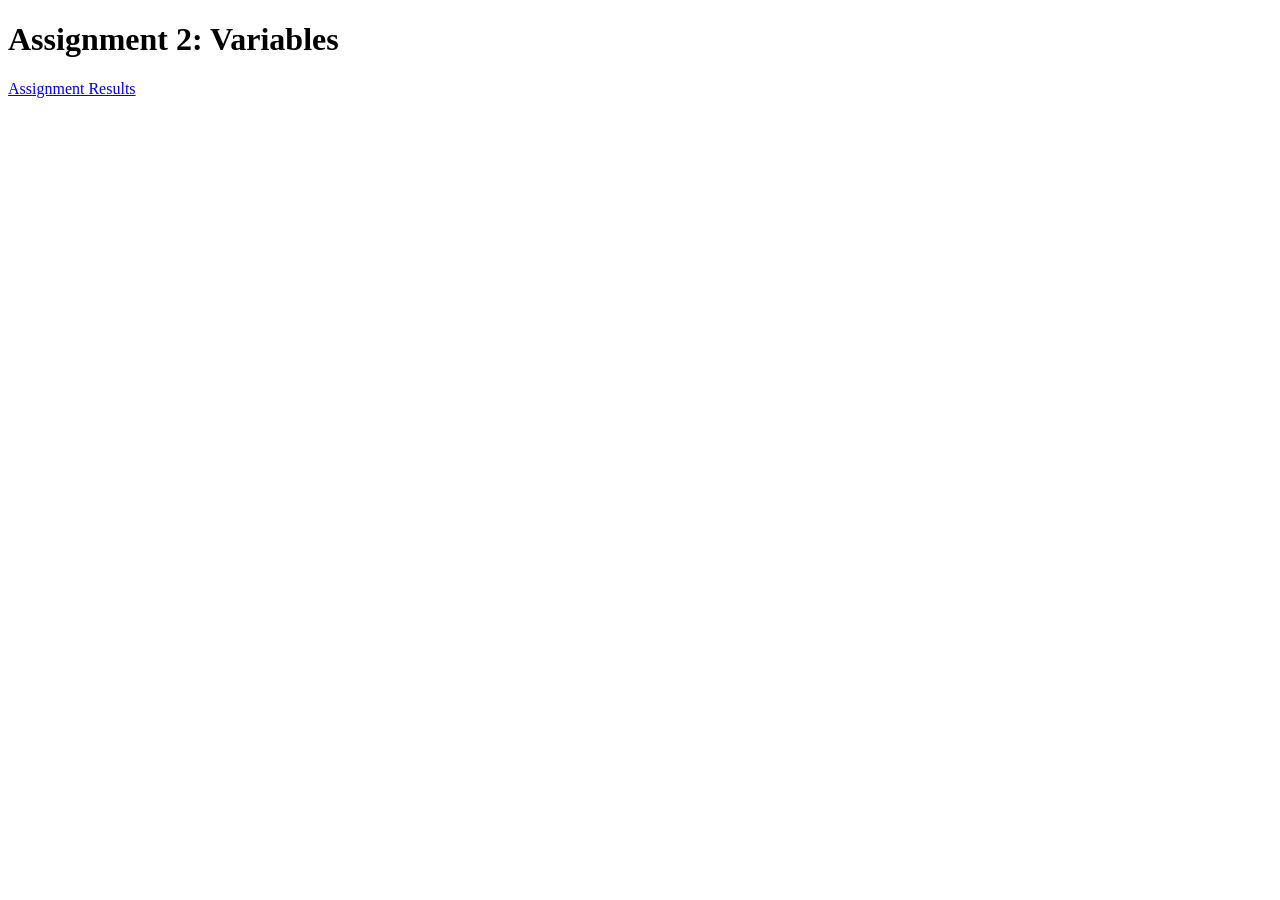
<file: assignments/02-assignment /index.html>
<!DOCTYPE html>
<html lang="en">
<head>
    <meta charset="UTF-8">
    <meta name="viewport" content="width=device-width, initial-scale=1.0">
    <title>Assignment 2 - Variables</title>
</head>
<body>
    <h1>Assignment 2: Variables</h1>
    <p><a href="https://uxid-homework.vercel.app/scorecard?c=69395475-75715675-786-6-65">Assignment Results</a></p>
</body>
</html>
</file>
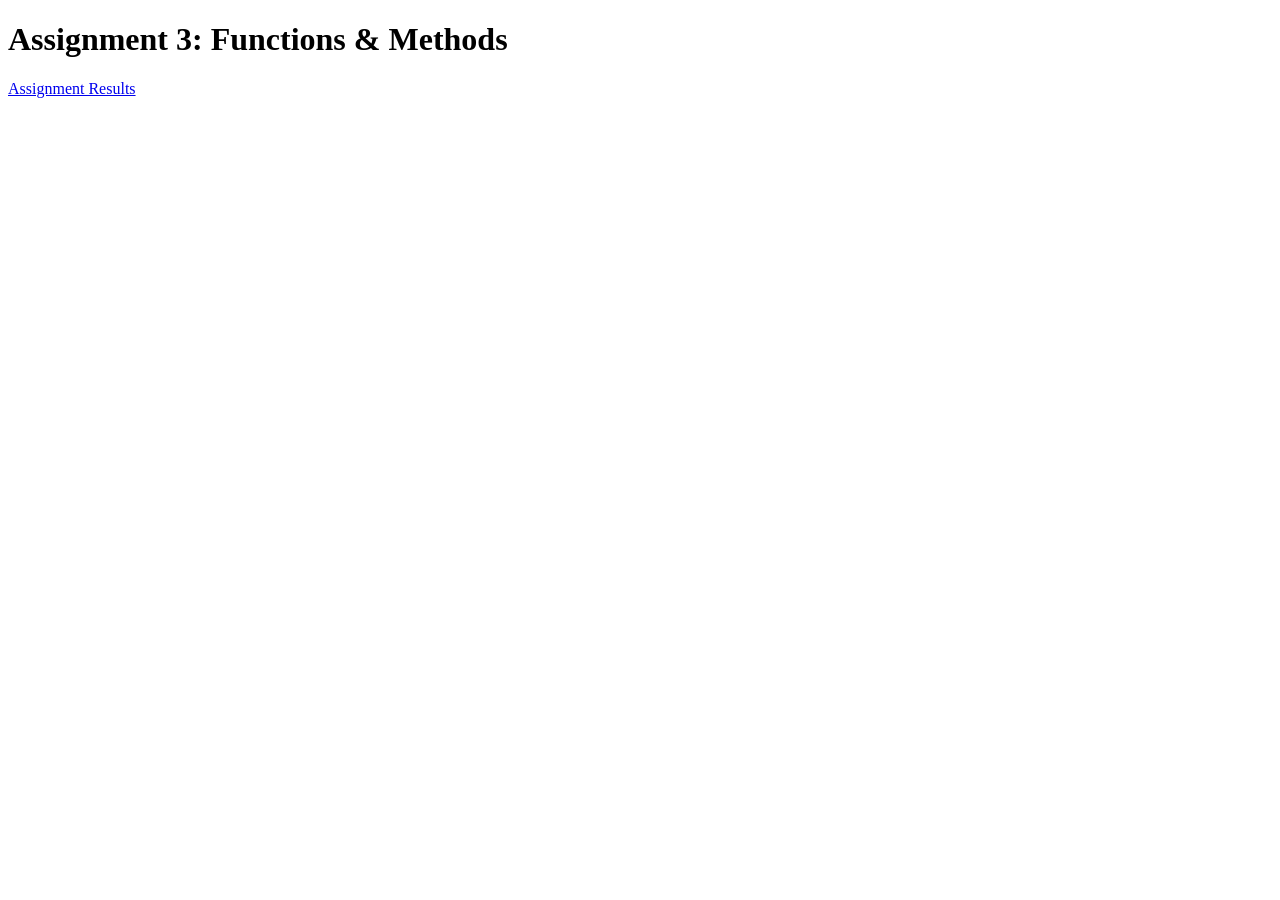
<file: assignments/03-assignment/index.html>
<!DOCTYPE html>
<html lang="en">
<head>
    <meta charset="UTF-8">
    <meta name="viewport" content="width=device-width, initial-scale=1.0">
    <title>Assignment 3 - Functions & Methods</title>
</head>
<body>
    <h1>Assignment 3: Functions & Methods</h1>
    <p><a href="https://uxid-homework.vercel.app/scorecard?c=69395475-75715671-786-7-65">Assignment Results</a></p>
</body>
</html>
</file>
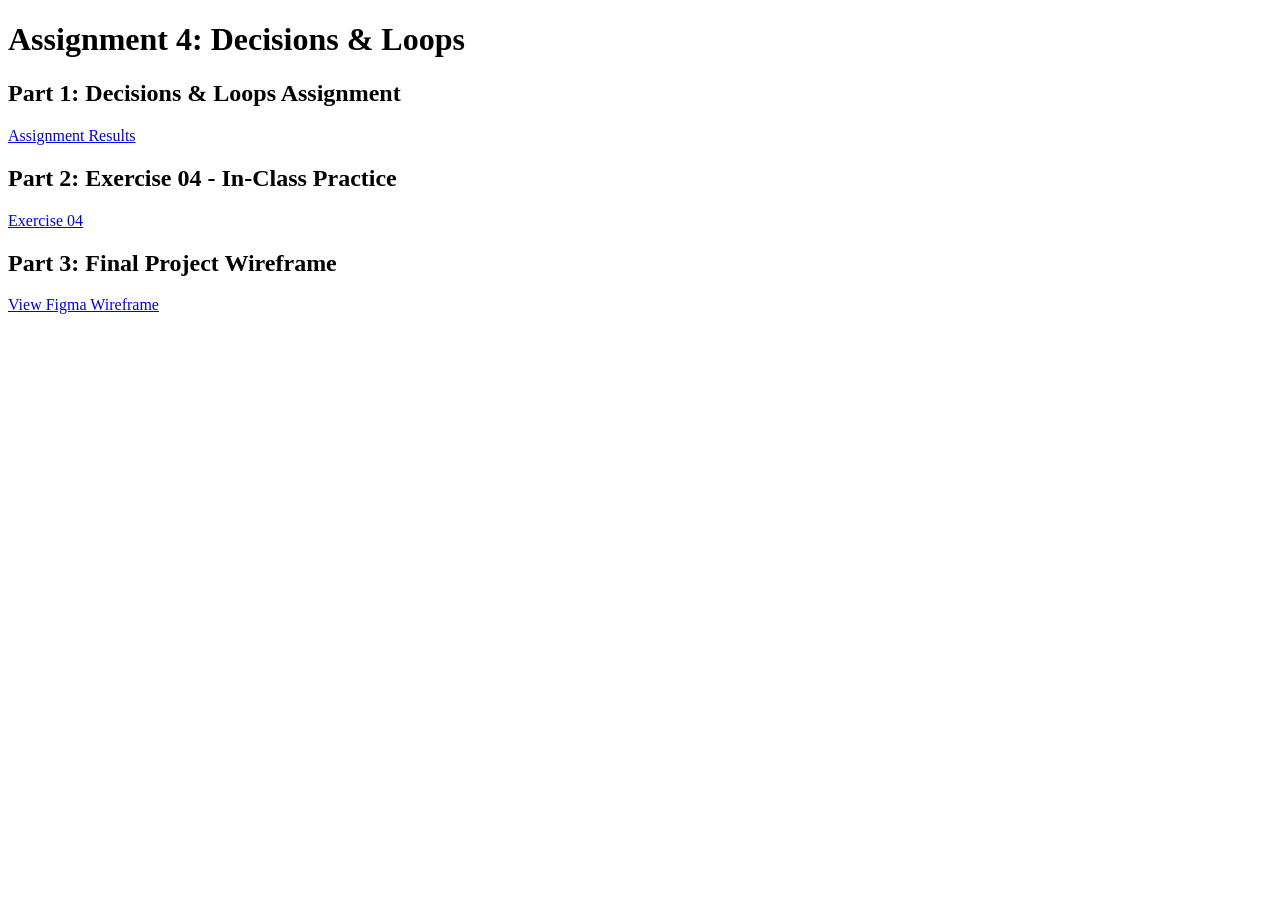
<file: assignments/04-assignment/index.html>
<!DOCTYPE html>
<html lang="en">
<head>
    <meta charset="UTF-8">
    <meta name="viewport" content="width=device-width, initial-scale=1.0">
    <title>Document</title>
    <script src="scripts.js"></script>
</head>
<body>
      <h1>Assignment 4: Decisions & Loops</h1>

    <h2>Part 1: Decisions & Loops Assignment</h2>
    <p><a href="https://uxid-homework.vercel.app/scorecard?c=69395475-75715754-786-8-65">Assignment Results</a></p>
 <h2>Part 2: Exercise 04 - In-Class Practice</h2>
    <p><a href="exercises/04-exercise/">Exercise 04</a></p>
 <h2>Part 3: Final Project Wireframe</h2>
    <p><a href="https://www.figma.com/design/TaiggTkRtmJFfZpB7gMCq1/Untitled?node-id=6-238&t=9tBplModU0qSuzhi-1">View Figma Wireframe</a></p>
  </body>    
</html>
</file>
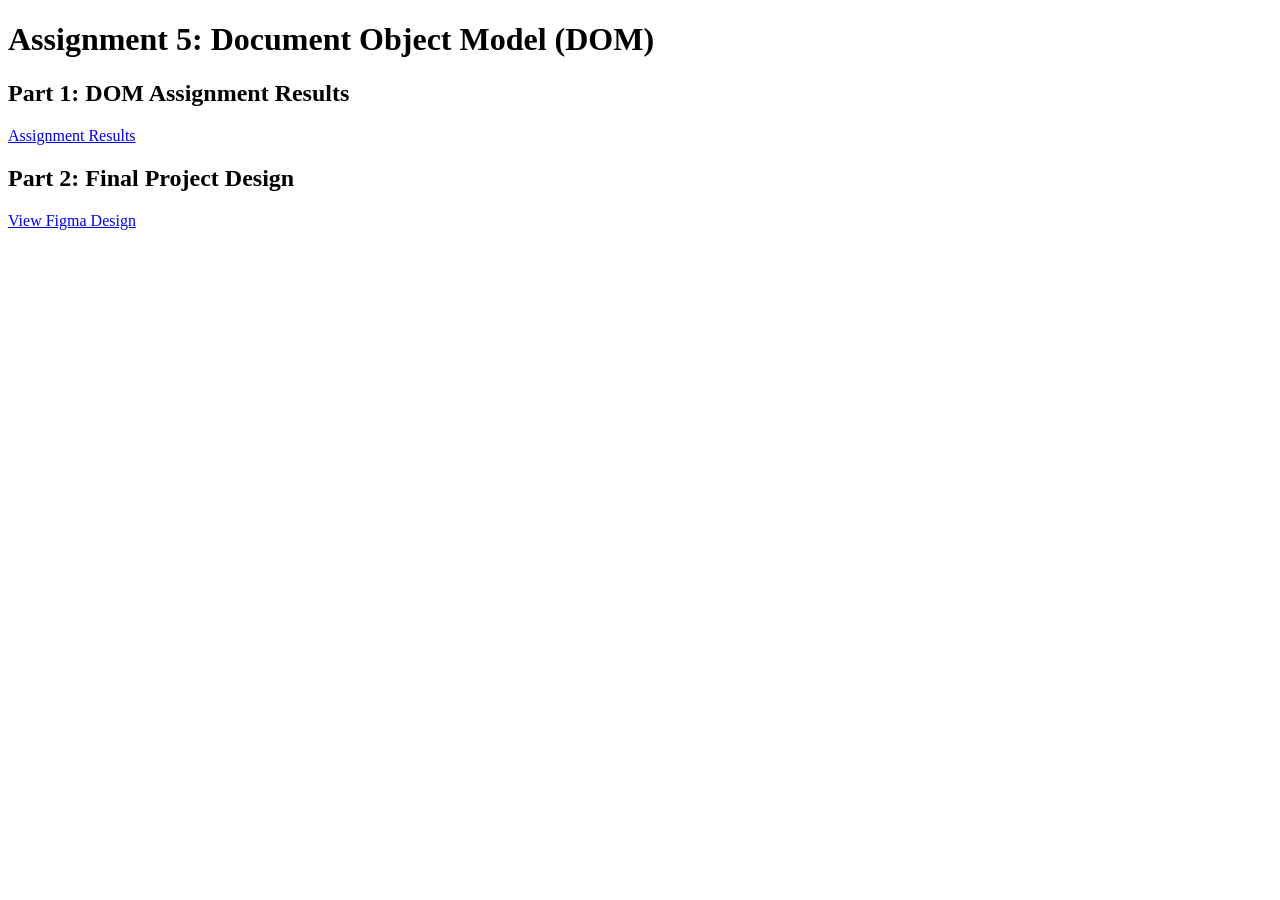
<file: assignments/05-assignment/index.html>
<!DOCTYPE html>
<html lang="en">
  <head>
    <meta charset="UTF-8" />
    <meta name="viewport" content="width=device-width, initial-scale=1.0" />
    <title>Assignment 5 - Document Object Model (DOM)</title>
  </head>
  <body>
    <h1>Assignment 5: Document Object Model (DOM)</h1>

    <h2>Part 1: DOM Assignment Results</h2>
    <p><a href="https://uxid-homework.vercel.app/scorecard?c=69395475-75715760-786-9-4">Assignment Results</a></p>

    <h2>Part 2: Final Project Design</h2>
    <p><a href="https://www.figma.com/design/TaiggTkRtmJFfZpB7gMCq1/Untitled?node-id=7-289&t=scPgXbapqJYKyiqr-1">View Figma Design</a></p>
  </body>
</html>
</file>
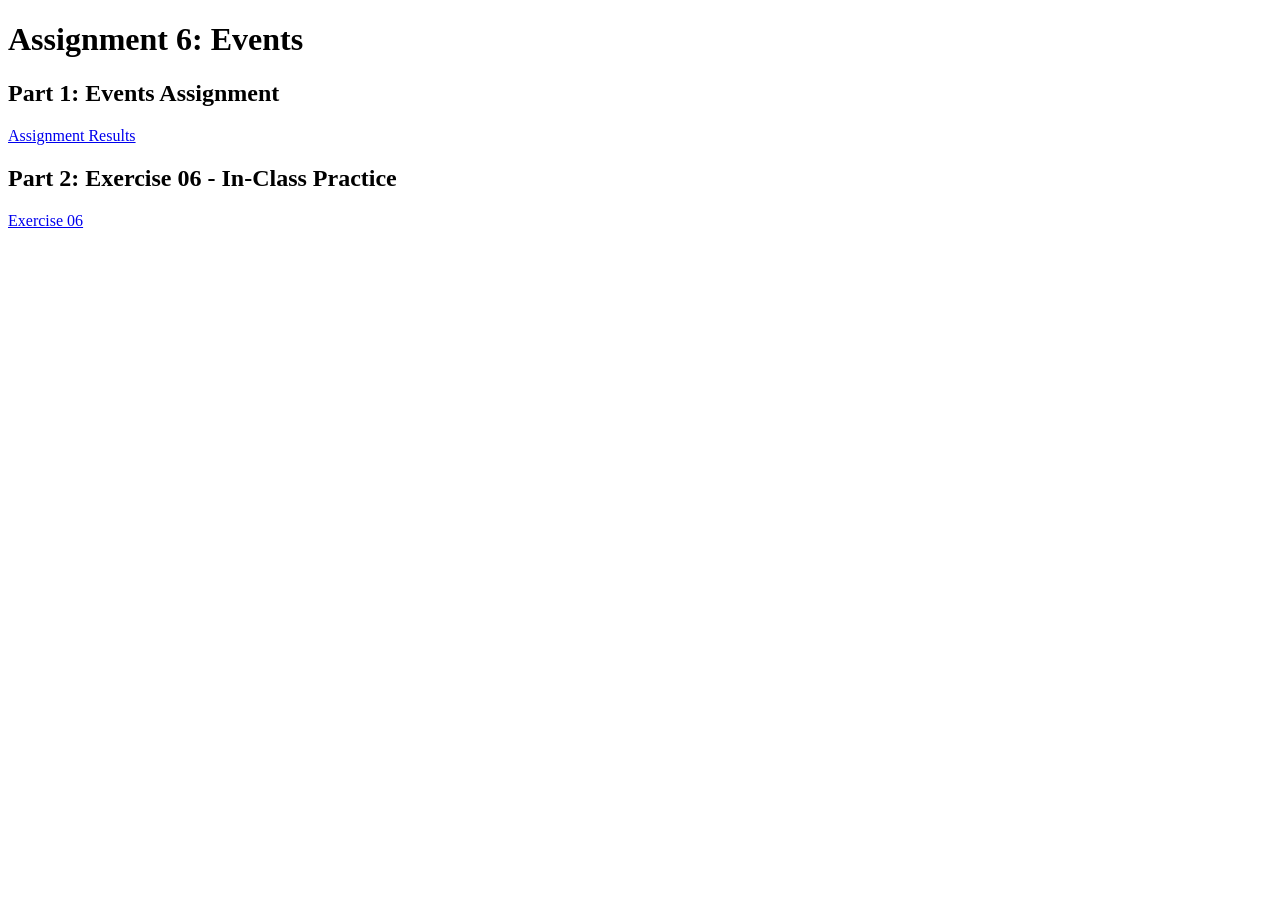
<file: assignments/06-assignment/index.html>
<!DOCTYPE html>
<html lang="en">
  <head>
    <meta charset="UTF-8" />
    <meta name="viewport" content="width=device-width, initial-scale=1.0" />
    <title>Assignment 6 - Events</title>
  </head>
  <body>
    <h1>Assignment 6: Events</h1>

    <h2>Part 1: Events Assignment</h2>
    <p><a href="
https://uxid-homework.vercel.app/scorecard?c=69395475-75715779-786-0-65">Assignment Results</a></p>

    <h2>Part 2: Exercise 06 - In-Class Practice</h2>
    <p><a href="../../exercises/06-exercise/">Exercise 06</a></p>
  </body>
</html>
</file>
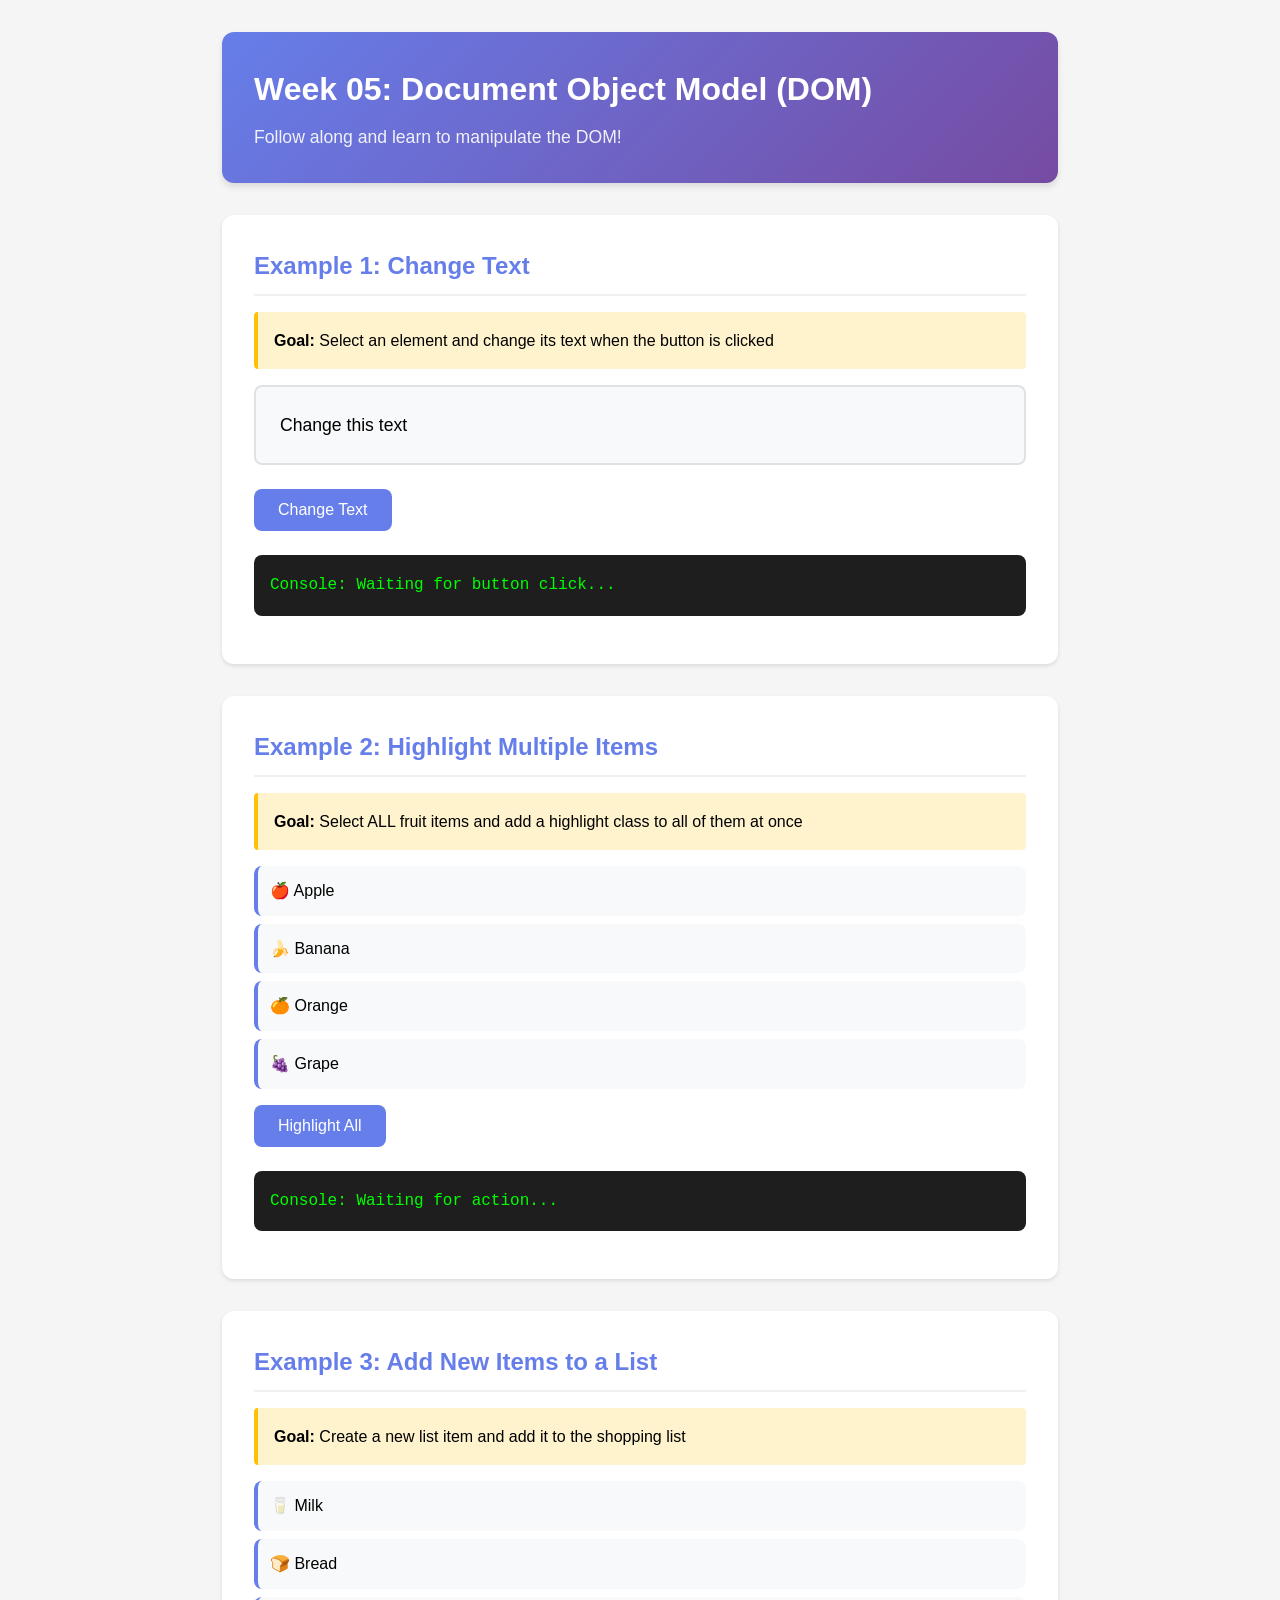
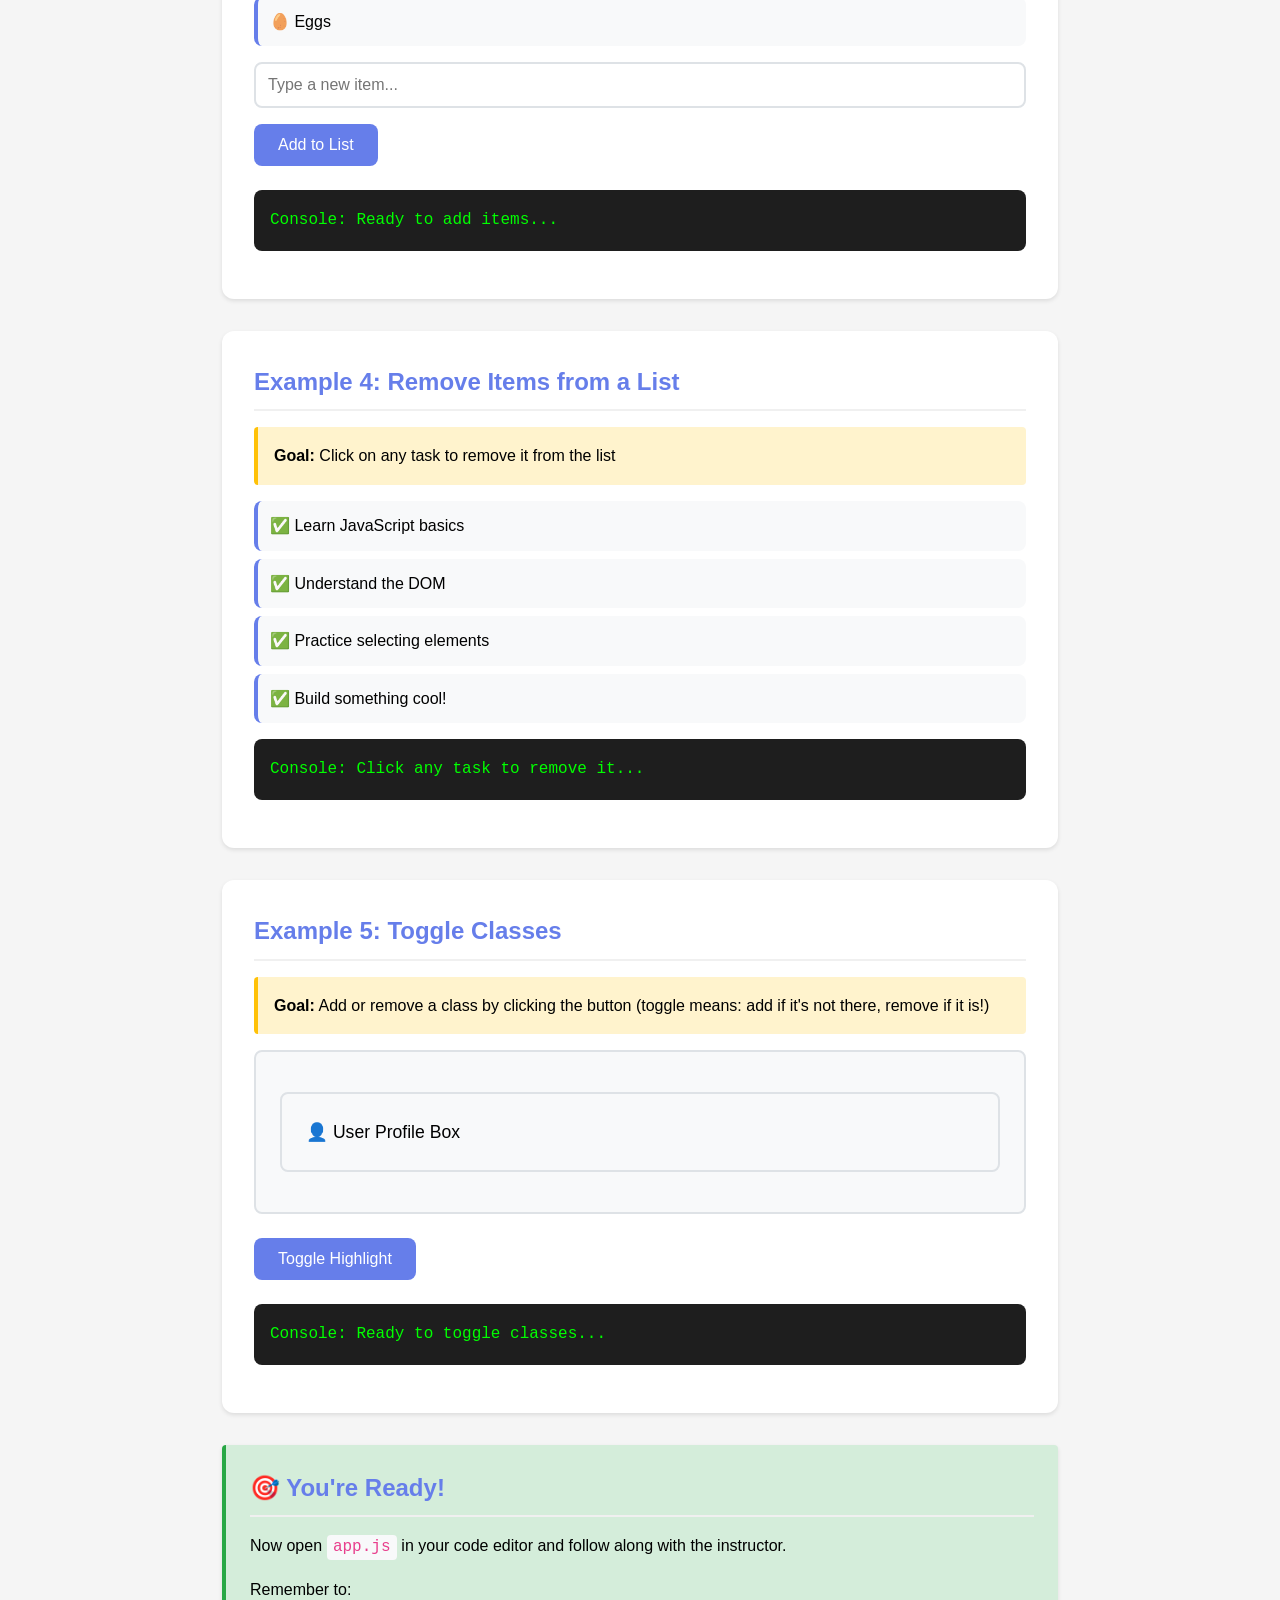
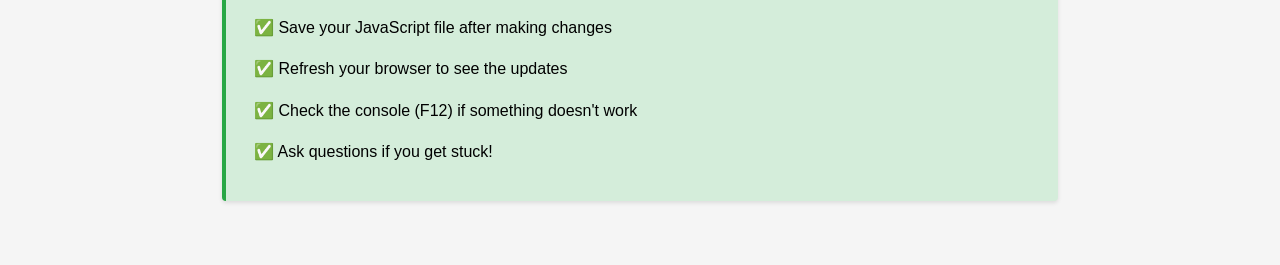
<file: examples/05-example/index.html>
<!DOCTYPE html>
<html lang="en">
<head>
  <meta charset="UTF-8">
  <meta name="viewport" content="width=device-width, initial-scale=1.0">
  <title>Week 05: DOM - Follow Along</title>
  <style>
    * {
      margin: 0;
      padding: 0;
      box-sizing: border-box;
    }

    body {
      font-family: -apple-system, BlinkMacSystemFont, 'Segoe UI', Roboto, Oxygen, Ubuntu, sans-serif;
      line-height: 1.6;
      padding: 2rem;
      max-width: 900px;
      margin: 0 auto;
      background: #f5f5f5;
    }

    header {
      background: linear-gradient(135deg, #667eea 0%, #764ba2 100%);
      color: white;
      padding: 2rem;
      border-radius: 12px;
      margin-bottom: 2rem;
      box-shadow: 0 4px 6px rgba(0,0,0,0.1);
    }

    h1 {
      margin-bottom: 0.5rem;
    }

    .subtitle {
      opacity: 0.9;
      font-size: 1.1rem;
    }

    section {
      background: white;
      padding: 2rem;
      margin-bottom: 2rem;
      border-radius: 12px;
      box-shadow: 0 2px 4px rgba(0,0,0,0.1);
    }

    h2 {
      color: #667eea;
      margin-bottom: 1rem;
      padding-bottom: 0.5rem;
      border-bottom: 2px solid #f0f0f0;
    }

    button {
      background: #667eea;
      color: white;
      border: none;
      padding: 0.75rem 1.5rem;
      font-size: 1rem;
      border-radius: 8px;
      cursor: pointer;
      transition: all 0.3s ease;
      margin: 0.5rem 0.5rem 0.5rem 0;
    }

    button:hover {
      background: #5568d3;
      transform: translateY(-2px);
      box-shadow: 0 4px 8px rgba(102, 126, 234, 0.3);
    }

    .demo-box {
      background: #f8f9fa;
      border: 2px solid #dee2e6;
      padding: 1.5rem;
      border-radius: 8px;
      margin: 1rem 0;
      font-size: 1.1rem;
    }

    .output {
      background: #1e1e1e;
      color: #00ff00;
      padding: 1rem;
      border-radius: 8px;
      margin: 1rem 0;
      font-family: 'Courier New', monospace;
      min-height: 60px;
      line-height: 1.8;
    }

    .instruction {
      background: #fff3cd;
      border-left: 4px solid #ffc107;
      padding: 1rem;
      margin: 1rem 0;
      border-radius: 4px;
    }

    ul {
      list-style: none;
      padding: 0;
    }

    li {
      background: #f8f9fa;
      padding: 0.75rem;
      margin: 0.5rem 0;
      border-radius: 8px;
      border-left: 4px solid #667eea;
      transition: all 0.3s ease;
    }

    .highlight {
      background: #fff3cd !important;
      border-left-color: #ffc107 !important;
      font-weight: bold;
    }

    .task {
      cursor: pointer;
    }

    .task:hover {
      background: #e9ecef;
      transform: translateX(5px);
    }

    input[type="text"] {
      width: 100%;
      padding: 0.75rem;
      border: 2px solid #dee2e6;
      border-radius: 8px;
      font-size: 1rem;
      margin: 0.5rem 0;
    }

    input:focus {
      outline: none;
      border-color: #667eea;
    }

    code {
      background: #f8f9fa;
      padding: 0.2rem 0.4rem;
      border-radius: 4px;
      font-family: 'Courier New', monospace;
      color: #e83e8c;
    }

    .final-note {
      background: #d4edda;
      border-left: 4px solid #28a745;
      padding: 1.5rem;
      margin: 2rem 0;
      border-radius: 4px;
    }
  </style>
</head>
<body>
  <header>
    <h1>Week 05: Document Object Model (DOM)</h1>
    <p class="subtitle">Follow along and learn to manipulate the DOM!</p>
  </header>

  <!-- Example 1: Change Text -->
  <section>
    <h2>Example 1: Change Text</h2>
    <p class="instruction">
      <strong>Goal:</strong> Select an element and change its text when the button is clicked
    </p>
    <div id="demo-box" class="demo-box">
      Change this text
    </div>
    <button id="change-text-btn">Change Text</button>
    <script>
        const changeTextBtn = document.getElementById('change-text-btn');
        const demoBox = document.getElementById('demo-box');
        const selectOutput = document.getElementById('select-output');

        changeTextBtn.addEventListener('click', () => {
            demoBox.textContent = 'Text changed!';
            selectOutput.textContent = 'Console: Text changed!';
            console.log('✅ Text changed!');
        });
        selectOutput.textContent = 'Console: Waiting for button click...';
   console.log(selectOutput.textContent);
   </script>
    <div id="select-output" class="output">Console: Waiting for button click...</div>

  </section>

  <!-- Example 2: Highlight Multiple Items -->
  <section>
    <h2>Example 2: Highlight Multiple Items</h2>
    <p class="instruction">
      <strong>Goal:</strong> Select ALL fruit items and add a highlight class to all of them at once
    </p>
    <ul id="fruit-list">
      <li class="fruit-item">🍎 Apple</li>
      <li class="fruit-item">🍌 Banana</li>
      <li class="fruit-item">🍊 Orange</li>
      <li class="fruit-item">🍇 Grape</li>
    </ul>
    <button id="highlight-btn">Highlight All</button>
    <script>
        const highlightBtn = document.getElementById('highlight-btn');
        const fruitItems = document.querySelectorAll('.fruit-item');
        const multipleOutput = document.getElementById('multiple-output');

        highlightBtn.addEventListener('click', () => {
            fruitItems.forEach(item => item.classList.toggle('highlight'));
            multipleOutput.textContent = 'Console: Toggled highlight on all fruit items!';
            console.log('✅ Toggled highlight on all fruit items!');
        });
        multipleOutput.textContent = 'Console: Waiting for button click...';
    </script>
    <div id="multiple-output" class="output">Console: Waiting for action...</div>
  </section>

  <!-- Example 3: Add New Items -->
  <section>
    <h2>Example 3: Add New Items to a List</h2>
    <p class="instruction">
      <strong>Goal:</strong> Create a new list item and add it to the shopping list
    </p>
    <ul id="shopping-list">
      <li>🥛 Milk</li>
      <li>🍞 Bread</li>
      <li>🥚 Eggs</li>
    </ul>
    <input type="text" id="new-item-input" placeholder="Type a new item...">
    <button id="add-item-btn">Add to List</button>
    <div id="add-output" class="output">Console: Ready to add items...</div>
  </section>

  <!-- Example 4: Remove Items -->
  <section>
    <h2>Example 4: Remove Items from a List</h2>
    <p class="instruction">
      <strong>Goal:</strong> Click on any task to remove it from the list
    </p>
    <ul id="task-list">
      <li class="task">✅ Learn JavaScript basics</li>
      <li class="task">✅ Understand the DOM</li>
      <li class="task">✅ Practice selecting elements</li>
      <li class="task">✅ Build something cool!</li>
    </ul>
    <div id="remove-output" class="output">Console: Click any task to remove it...</div>
  </section>

  <!-- Example 5: Toggle Classes -->
  <section>
    <h2>Example 5: Toggle Classes</h2>
    <p class="instruction">
      <strong>Goal:</strong> Add or remove a class by clicking the button (toggle means: add if it's not there, remove if it is!)
    </p>
    <div class="demo-box">
      <div id="attribute-box" class="demo-box">
        
        👤 User Profile Box
      </div>
    </div>
    <button id="toggle-class-btn">Toggle Highlight</button>
    <div id="attribute-output" class="output">Console: Ready to toggle classes...</div>
  </section>

  <!-- Final Instructions -->
  <section class="final-note">
    <h2>🎯 You're Ready!</h2>
    <p>Now open <code>app.js</code> in your code editor and follow along with the instructor.</p>
    <p style="margin-top: 1rem;">Remember to:</p>
    <ul style="margin-top: 0.5rem;">
      <li style="background: none; border: none; padding: 0.25rem;">✅ Save your JavaScript file after making changes</li>
      <li style="background: none; border: none; padding: 0.25rem;">✅ Refresh your browser to see the updates</li>
      <li style="background: none; border: none; padding: 0.25rem;">✅ Check the console (F12) if something doesn't work</li>
      <li style="background: none; border: none; padding: 0.25rem;">✅ Ask questions if you get stuck!</li>
    </ul>
  </section>

  <script src="app.js"></script>
</body>
</html>
</file>
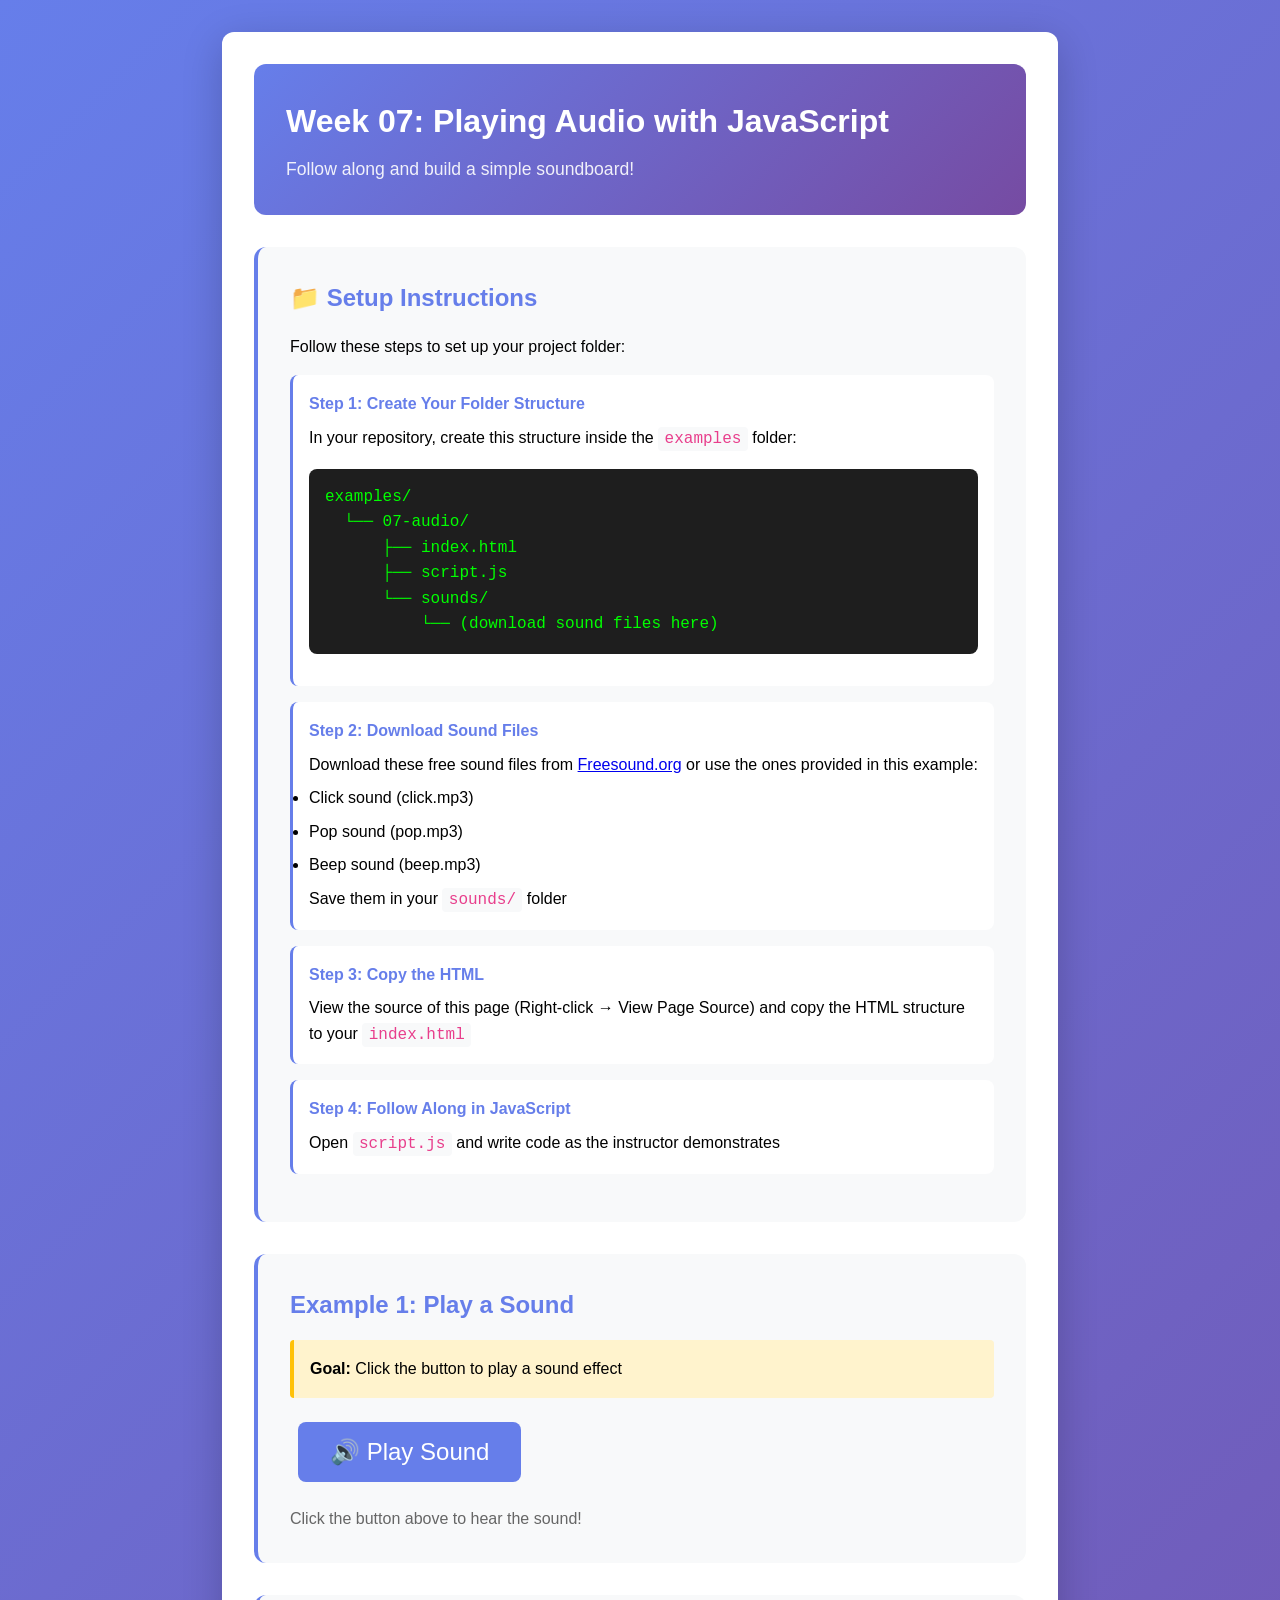
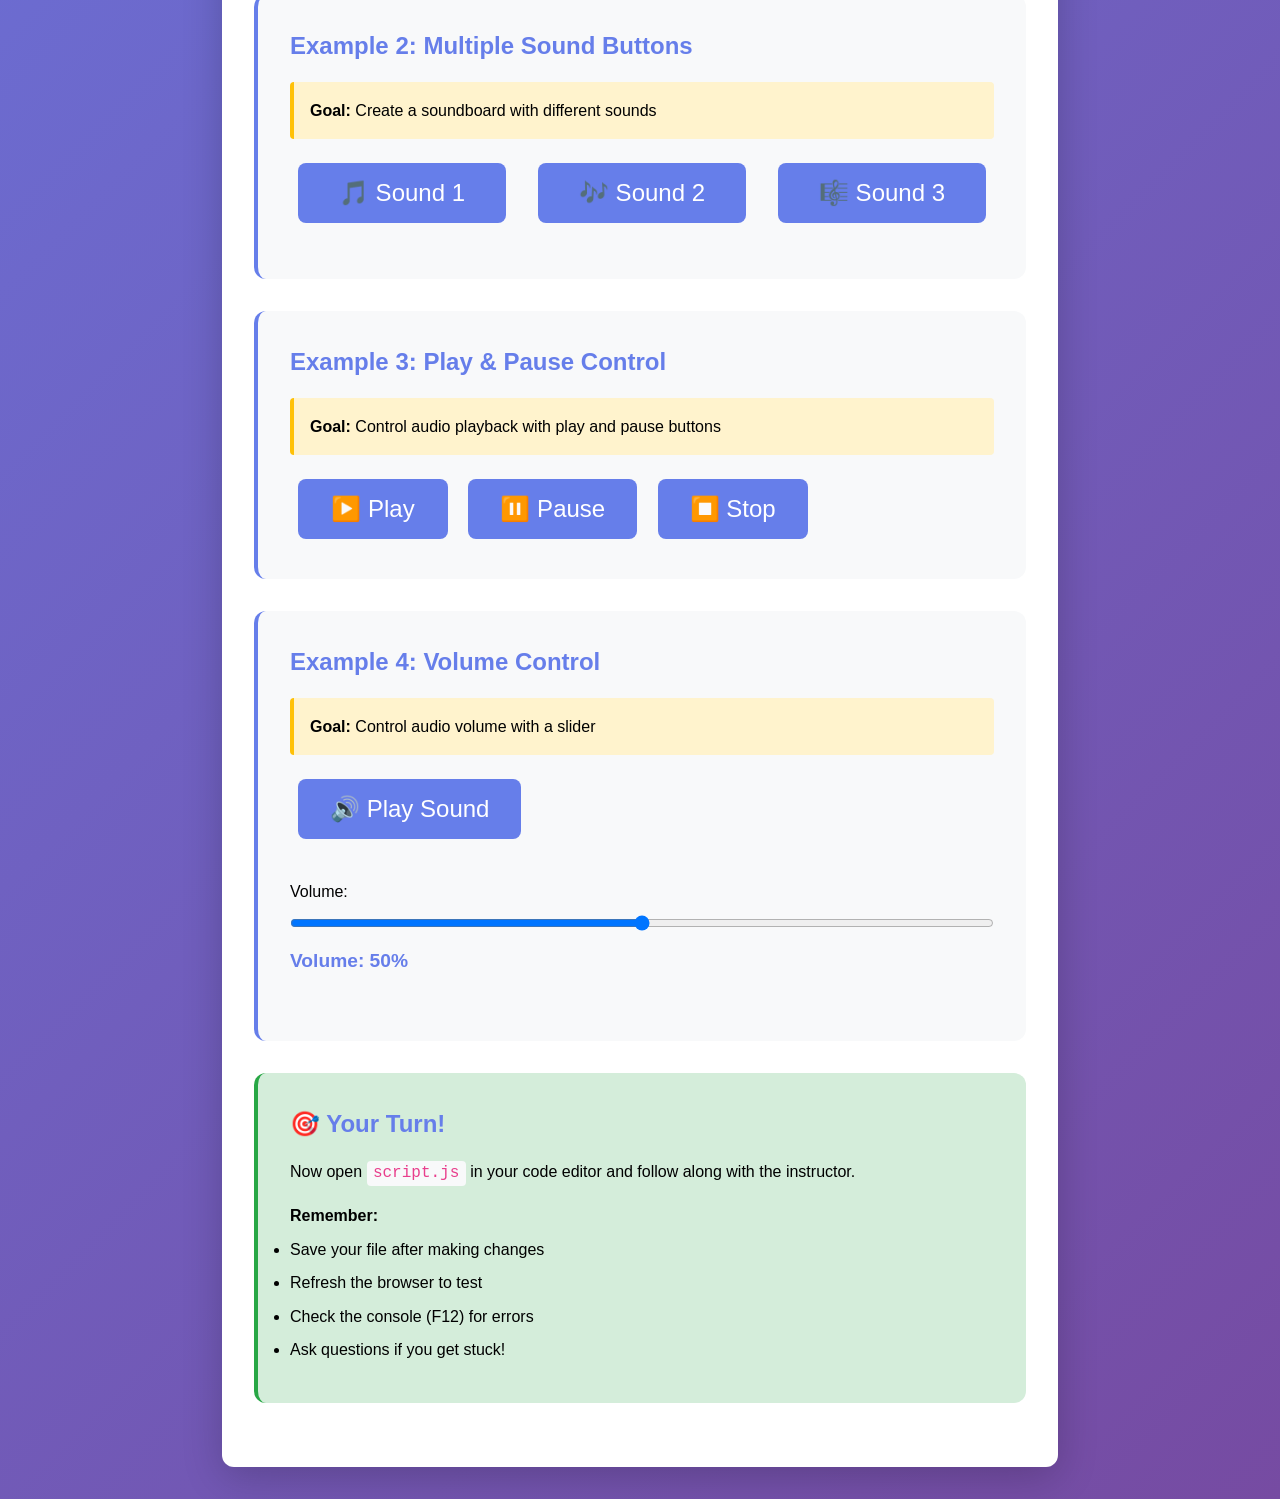
<file: examples/07-audio/index.html>
<!DOCTYPE html>
<html lang="en">
<head>
  <meta charset="UTF-8">
  <meta name="viewport" content="width=device-width, initial-scale=1.0">
  <title>Week 07: Audio - Follow Along</title>
  <style>
    * {
      margin: 0;
      padding: 0;
      box-sizing: border-box;
    }

    body {
      font-family: -apple-system, BlinkMacSystemFont, 'Segoe UI', Roboto, Oxygen, Ubuntu, sans-serif;
      line-height: 1.6;
      padding: 2rem;
      max-width: 900px;
      margin: 0 auto;
      background: linear-gradient(135deg, #667eea 0%, #764ba2 100%);
      min-height: 100vh;
    }

    .container {
      background: white;
      padding: 2rem;
      border-radius: 12px;
      box-shadow: 0 10px 40px rgba(0,0,0,0.2);
    }

    header {
      background: linear-gradient(135deg, #667eea 0%, #764ba2 100%);
      color: white;
      padding: 2rem;
      border-radius: 12px;
      margin-bottom: 2rem;
    }

    h1 {
      margin-bottom: 0.5rem;
    }

    .subtitle {
      opacity: 0.9;
      font-size: 1.1rem;
    }

    section {
      background: #f8f9fa;
      padding: 2rem;
      margin: 2rem 0;
      border-radius: 12px;
      border-left: 4px solid #667eea;
    }

    h2 {
      color: #667eea;
      margin-bottom: 1rem;
    }

    .instruction {
      background: #fff3cd;
      border-left: 4px solid #ffc107;
      padding: 1rem;
      margin: 1rem 0;
      border-radius: 4px;
    }

    button {
      background: #667eea;
      color: white;
      border: none;
      padding: 1rem 2rem;
      font-size: 1.1rem;
      border-radius: 8px;
      cursor: pointer;
      transition: all 0.3s ease;
      margin: 0.5rem;
    }

    button:hover {
      background: #5568d3;
      transform: translateY(-2px);
      box-shadow: 0 4px 8px rgba(102, 126, 234, 0.3);
    }

    button:active {
      transform: scale(0.98);
    }

    .sound-button {
      min-width: 150px;
      font-size: 1.5rem;
    }

    .button-grid {
      display: grid;
      grid-template-columns: repeat(auto-fit, minmax(150px, 1fr));
      gap: 1rem;
      margin: 1rem 0;
    }

    code {
      background: #f8f9fa;
      padding: 0.2rem 0.4rem;
      border-radius: 4px;
      font-family: 'Courier New', monospace;
      color: #e83e8c;
    }

    .file-list {
      background: #1e1e1e;
      color: #00ff00;
      padding: 1rem;
      border-radius: 8px;
      font-family: 'Courier New', monospace;
      margin: 1rem 0;
    }

    .step {
      background: white;
      padding: 1rem;
      margin: 1rem 0;
      border-radius: 8px;
      border-left: 3px solid #667eea;
    }

    .step strong {
      color: #667eea;
      display: block;
      margin-bottom: 0.5rem;
    }

    ol {
      margin-left: 1.5rem;
    }

    li {
      margin: 0.5rem 0;
    }
  </style>
</head>
<body>
  <div class="container">
    <header>
      <h1>Week 07: Playing Audio with JavaScript</h1>
      <p class="subtitle">Follow along and build a simple soundboard!</p>
    </header>

    <!-- Setup Instructions -->
    <section>
      <h2>📁 Setup Instructions</h2>
      <p>Follow these steps to set up your project folder:</p>
      
      <div class="step">
        <strong>Step 1: Create Your Folder Structure</strong>
        <p>In your repository, create this structure inside the <code>examples</code> folder:</p>
        <div class="file-list">
examples/<br>
&nbsp;&nbsp;└── 07-audio/<br>
&nbsp;&nbsp;&nbsp;&nbsp;&nbsp;&nbsp;├── index.html<br>
&nbsp;&nbsp;&nbsp;&nbsp;&nbsp;&nbsp;├── script.js<br>
&nbsp;&nbsp;&nbsp;&nbsp;&nbsp;&nbsp;└── sounds/<br>
&nbsp;&nbsp;&nbsp;&nbsp;&nbsp;&nbsp;&nbsp;&nbsp;&nbsp;&nbsp;└── (download sound files here)
        </div>
      </div>

      <div class="step">
        <strong>Step 2: Download Sound Files</strong>
        <p>Download these free sound files from <a href="https://freesound.org" target="_blank">Freesound.org</a> or use the ones provided in this example:</p>
        <ul>
          <li>Click sound (click.mp3)</li>
          <li>Pop sound (pop.mp3)</li>
          <li>Beep sound (beep.mp3)</li>
        </ul>
        <p>Save them in your <code>sounds/</code> folder</p>
      </div>

      <div class="step">
        <strong>Step 3: Copy the HTML</strong>
        <p>View the source of this page (Right-click → View Page Source) and copy the HTML structure to your <code>index.html</code></p>
      </div>

      <div class="step">
        <strong>Step 4: Follow Along in JavaScript</strong>
        <p>Open <code>script.js</code> and write code as the instructor demonstrates</p>
      </div>
    </section>

    <!-- Example 1: Basic Audio -->
    <section>
      <h2>Example 1: Play a Sound</h2>
      <p class="instruction">
        <strong>Goal:</strong> Click the button to play a sound effect
      </p>
      <button id="play-sound-btn" class="sound-button">🔊 Play Sound</button>
      <p style="margin-top: 1rem; color: #666;">Click the button above to hear the sound!</p>
    </section>

    <!-- Example 2: Multiple Sounds -->
    <section>
      <h2>Example 2: Multiple Sound Buttons</h2>
      <p class="instruction">
        <strong>Goal:</strong> Create a soundboard with different sounds
      </p>
      <div class="button-grid">
        <button id="sound-1" class="sound-button">🎵 Sound 1</button>
        <button id="sound-2" class="sound-button">🎶 Sound 2</button>
        <button id="sound-3" class="sound-button">🎼 Sound 3</button>
      </div>
    </section>

    <!-- Example 3: Play/Pause -->
    <section>
      <h2>Example 3: Play & Pause Control</h2>
      <p class="instruction">
        <strong>Goal:</strong> Control audio playback with play and pause buttons
      </p>
      <div>
        <button id="play-btn" class="sound-button">▶️ Play</button>
        <button id="pause-btn" class="sound-button">⏸️ Pause</button>
        <button id="stop-btn" class="sound-button">⏹️ Stop</button>
      </div>
    </section>

    <!-- Example 4: Volume Control -->
    <section>
      <h2>Example 4: Volume Control</h2>
      <p class="instruction">
        <strong>Goal:</strong> Control audio volume with a slider
      </p>
      <button id="volume-play-btn" class="sound-button">🔊 Play Sound</button>
      <div style="margin: 2rem 0;">
        <label for="volume-slider" style="display: block; margin-bottom: 0.5rem;">Volume:</label>
        <input type="range" id="volume-slider" min="0" max="100" value="50" style="width: 100%;">
        <p id="volume-display" style="font-size: 1.2rem; font-weight: bold; color: #667eea; margin-top: 0.5rem;">Volume: 50%</p>
      </div>
    </section>

    <!-- Instructions -->
    <section style="background: #d4edda; border-left-color: #28a745;">
      <h2>🎯 Your Turn!</h2>
      <p>Now open <code>script.js</code> in your code editor and follow along with the instructor.</p>
      <p style="margin-top: 1rem;"><strong>Remember:</strong></p>
      <ul>
        <li>Save your file after making changes</li>
        <li>Refresh the browser to test</li>
        <li>Check the console (F12) for errors</li>
        <li>Ask questions if you get stuck!</li>
      </ul>
    </section>
  </div>

  <script src="script.js"></script>
</body>
</html>
</file>
